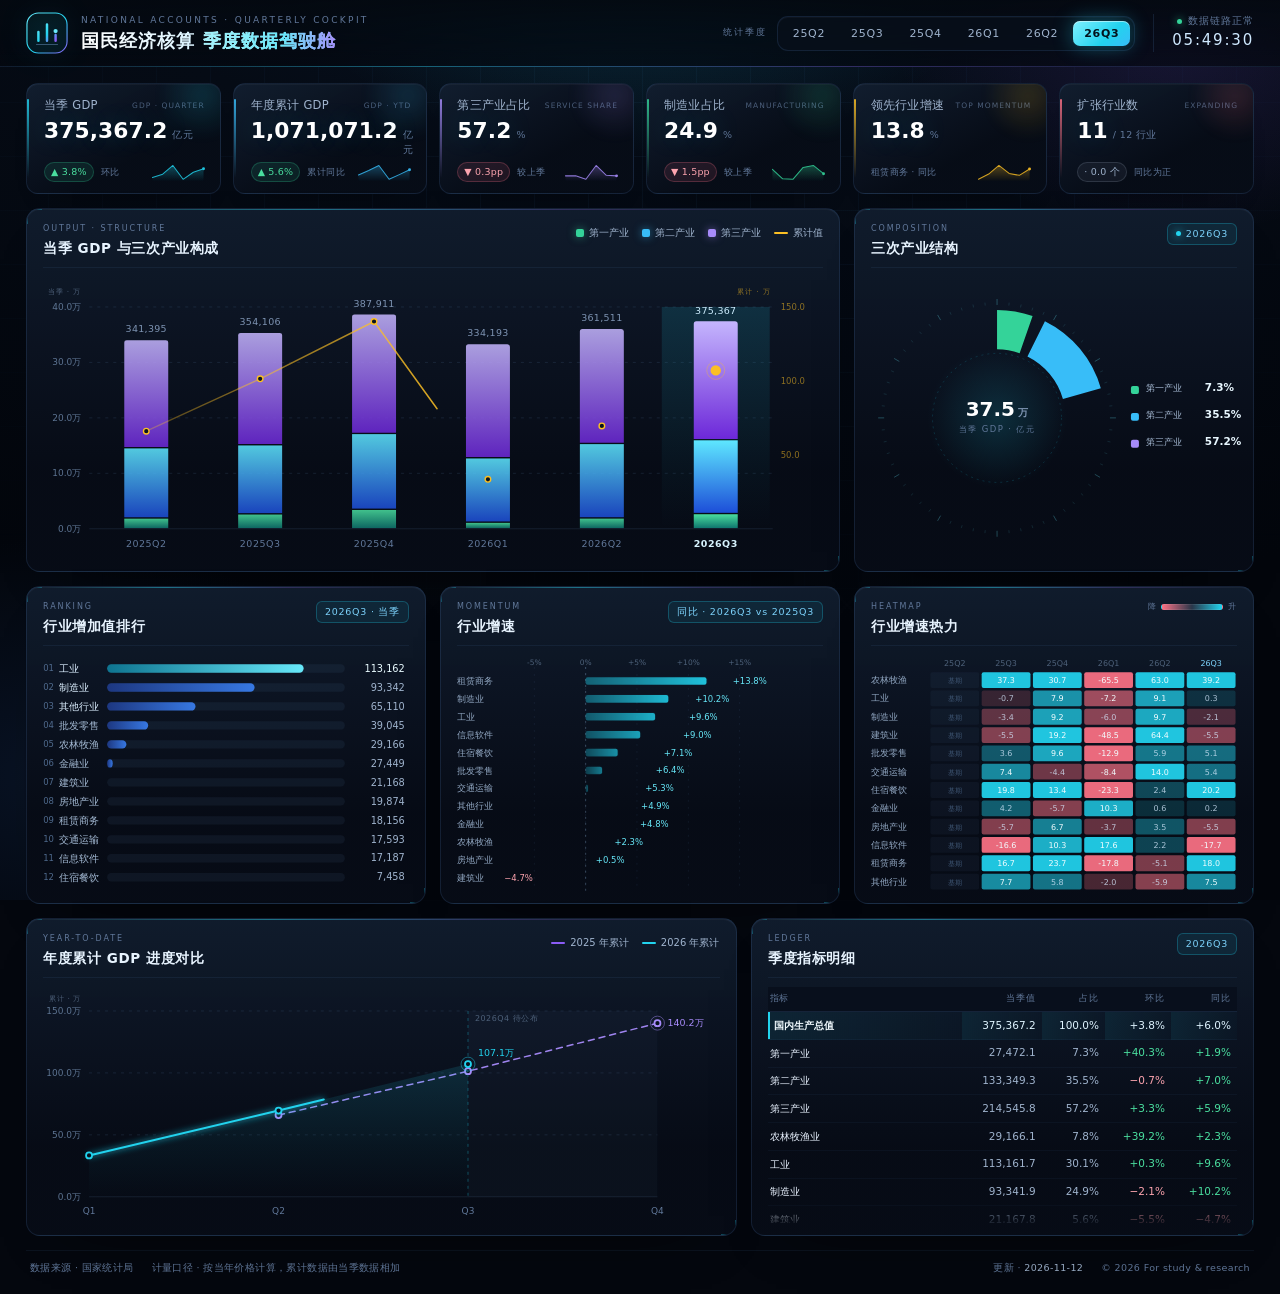
<file: docs/index.html>
<!DOCTYPE html>
<html lang="zh-CN">
<head>
<meta charset="utf-8">
<meta name="viewport" content="width=device-width, initial-scale=1.0">
<meta http-equiv="refresh" content="0; url=./national-accounts-dashboard/">
<title>国民经济核算 · 季度数据驾驶舱</title>
</head>
<body>
<p>正在进入驾驶舱：<a href="./national-accounts-dashboard/">国民经济核算 · 季度数据驾驶舱</a></p>
</body>
</html>
</file>
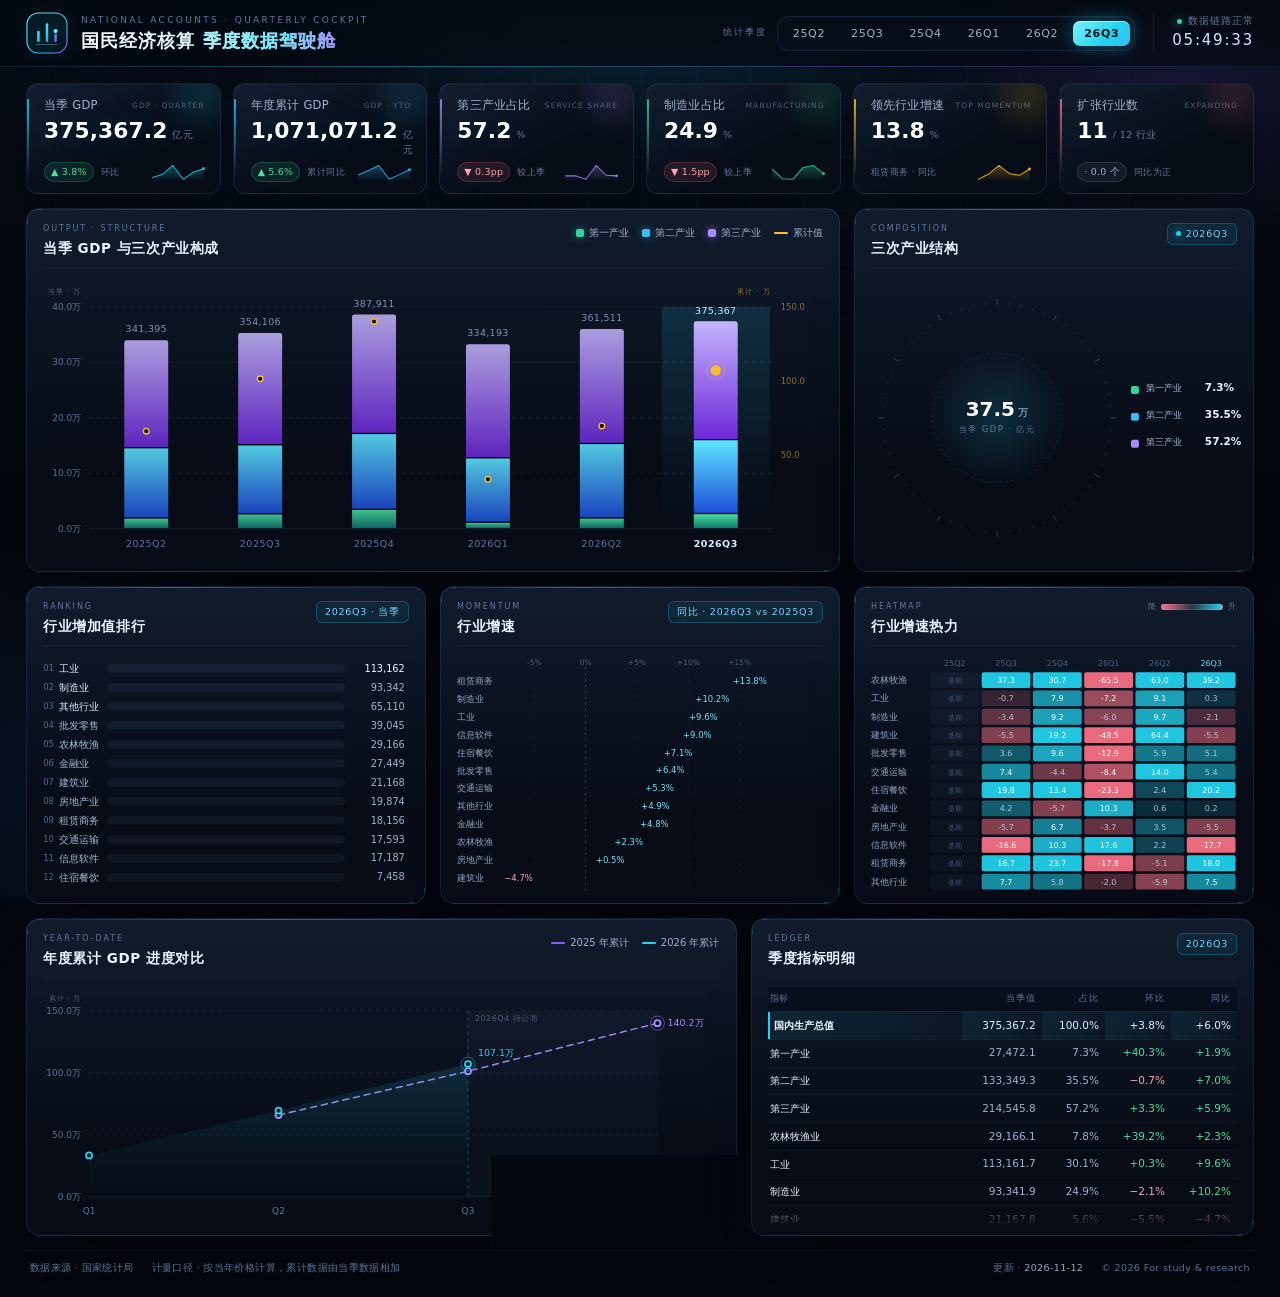
<file: national-accounts-dashboard/index.html>
<!DOCTYPE html>
<html lang="zh-CN">
<head>
  <meta charset="UTF-8" />
  <meta name="viewport" content="width=device-width, initial-scale=1.0" />
  <title>国民经济核算 · 季度数据驾驶舱</title>
  <meta name="description" content="基于国家统计局季度数据的中国国民经济核算可视化驾驶舱：GDP 总量、三次产业结构、行业增加值、增速对比与季度热力。" />
  <meta name="theme-color" content="#04070e" />
  <meta property="og:title" content="国民经济核算 · 季度数据驾驶舱" />
  <meta property="og:description" content="GDP / 三次产业 / 行业增加值 —— 国家统计局季度数据可视化驾驶舱" />
  <meta property="og:type" content="website" />
  <link rel="icon" href="data:image/svg+xml,%3Csvg xmlns='http://www.w3.org/2000/svg' viewBox='0 0 32 32'%3E%3Crect width='32' height='32' rx='7' fill='%23050a14'/%3E%3Cpath d='M8 22V14M16 22V9M24 22V17' stroke='%2322d3ee' stroke-width='3' stroke-linecap='round'/%3E%3C/svg%3E" />
  <link rel="stylesheet" href="assets/css/style.css" />
</head>
<body>
  <div class="bg-layer" aria-hidden="true">
    <div class="bg-grid"></div>
    <div class="bg-glow"></div>
    <div class="bg-scan"></div>
  </div>

  <header class="topbar">
    <div class="brand">
      <div class="brand__mark" aria-hidden="true">
        <svg viewBox="0 0 44 44" role="presentation">
          <defs>
            <linearGradient id="brandGrad" x1="0" y1="0" x2="1" y2="1">
              <stop offset="0" stop-color="#67e8f9" />
              <stop offset="0.55" stop-color="#22d3ee" />
              <stop offset="1" stop-color="#8b5cf6" />
            </linearGradient>
          </defs>
          <rect x="1" y="1" width="42" height="42" rx="12" fill="rgba(34,211,238,.06)" stroke="url(#brandGrad)" stroke-width="1.2" />
          <path d="M13 30V21M22 30V13M31 30V24" stroke="url(#brandGrad)" stroke-width="2.6" stroke-linecap="round" />
          <path d="M11 34h22" stroke="rgba(148,197,255,.35)" stroke-width="1.2" stroke-linecap="round" />
          <circle cx="31" cy="20" r="2.2" fill="#67e8f9" />
        </svg>
      </div>
      <div class="brand__text">
        <p class="brand__eyebrow">National Accounts · Quarterly Cockpit</p>
        <h1>国民经济核算 <span>季度数据驾驶舱</span></h1>
      </div>
    </div>

    <div class="topbar__right">
      <div class="qbar">
        <span class="qbar__label">统计季度</span>
        <div class="quarters" id="quarters" role="group" aria-label="选择统计季度"></div>
      </div>
      <div class="status">
        <div class="status__line"><i class="dot"></i><span>数据链路正常</span></div>
        <div class="status__clock" id="clock">--:--:--</div>
      </div>
    </div>
  </header>

  <main class="deck">
    <section class="kpis" id="kpis" aria-label="关键指标"></section>

    <section class="grid" aria-label="分析图表">
      <article class="panel panel--main" data-span="8">
        <header class="panel__head">
          <div>
            <p class="panel__eyebrow">Output · Structure</p>
            <h2 class="panel__title">当季 GDP 与三次产业构成</h2>
          </div>
          <div class="legend legend--inline" id="legend-main"></div>
        </header>
        <div class="panel__body">
          <div class="chart" id="chart-main"></div>
        </div>
      </article>

      <article class="panel panel--donut" data-span="4">
        <header class="panel__head">
          <div>
            <p class="panel__eyebrow">Composition</p>
            <h2 class="panel__title">三次产业结构</h2>
          </div>
          <span class="tag tag--live" id="tag-donut">—</span>
        </header>
        <div class="panel__body">
          <div class="chart chart--donut" id="chart-donut"></div>
        </div>
      </article>

      <article class="panel" data-span="4">
        <header class="panel__head">
          <div>
            <p class="panel__eyebrow">Ranking</p>
            <h2 class="panel__title">行业增加值排行</h2>
          </div>
          <span class="tag" id="tag-rank">—</span>
        </header>
        <div class="panel__body">
          <div class="chart" id="chart-rank"></div>
        </div>
      </article>

      <article class="panel" data-span="4">
        <header class="panel__head">
          <div>
            <p class="panel__eyebrow">Momentum</p>
            <h2 class="panel__title">行业增速</h2>
          </div>
          <span class="tag" id="tag-growth">—</span>
        </header>
        <div class="panel__body">
          <div class="chart" id="chart-growth"></div>
        </div>
      </article>

      <article class="panel" data-span="4">
        <header class="panel__head">
          <div>
            <p class="panel__eyebrow">Heatmap</p>
            <h2 class="panel__title">行业增速热力</h2>
          </div>
          <span class="heat-legend" id="legend-heat" aria-hidden="true">
            <span>降</span><i class="heat-ramp"></i><span>升</span>
          </span>
        </header>
        <div class="panel__body">
          <div class="chart" id="chart-heat"></div>
        </div>
      </article>

      <article class="panel" data-span="7">
        <header class="panel__head">
          <div>
            <p class="panel__eyebrow">Year-to-date</p>
            <h2 class="panel__title">年度累计 GDP 进度对比</h2>
          </div>
          <div class="legend legend--inline" id="legend-cum"></div>
        </header>
        <div class="panel__body">
          <div class="chart" id="chart-cum"></div>
        </div>
      </article>

      <article class="panel" data-span="5">
        <header class="panel__head">
          <div>
            <p class="panel__eyebrow">Ledger</p>
            <h2 class="panel__title">季度指标明细</h2>
          </div>
          <span class="tag" id="tag-table">—</span>
        </header>
        <div class="panel__body">
          <div class="table-wrap" id="table-wrap"></div>
        </div>
      </article>
    </section>

    <footer class="foot">
      <div class="foot__left">
        <span>数据来源 · 国家统计局</span>
        <span>计量口径 · 按当年价格计算，累计数据由当季数据相加</span>
      </div>
      <div class="foot__right">
        <span>更新 · <b id="foot-updated">—</b></span>
        <span>© 2026 For study &amp; research</span>
      </div>
    </footer>
  </main>

  <div class="tooltip" id="tooltip" role="tooltip" aria-hidden="true"></div>

  <noscript><p class="noscript">本驾驶舱需要启用 JavaScript 才能渲染图表。</p></noscript>

  <script src="assets/js/data.js"></script>
  <script src="assets/js/charts.js"></script>
  <script src="assets/js/app.js"></script>
</body>
</html>
</file>
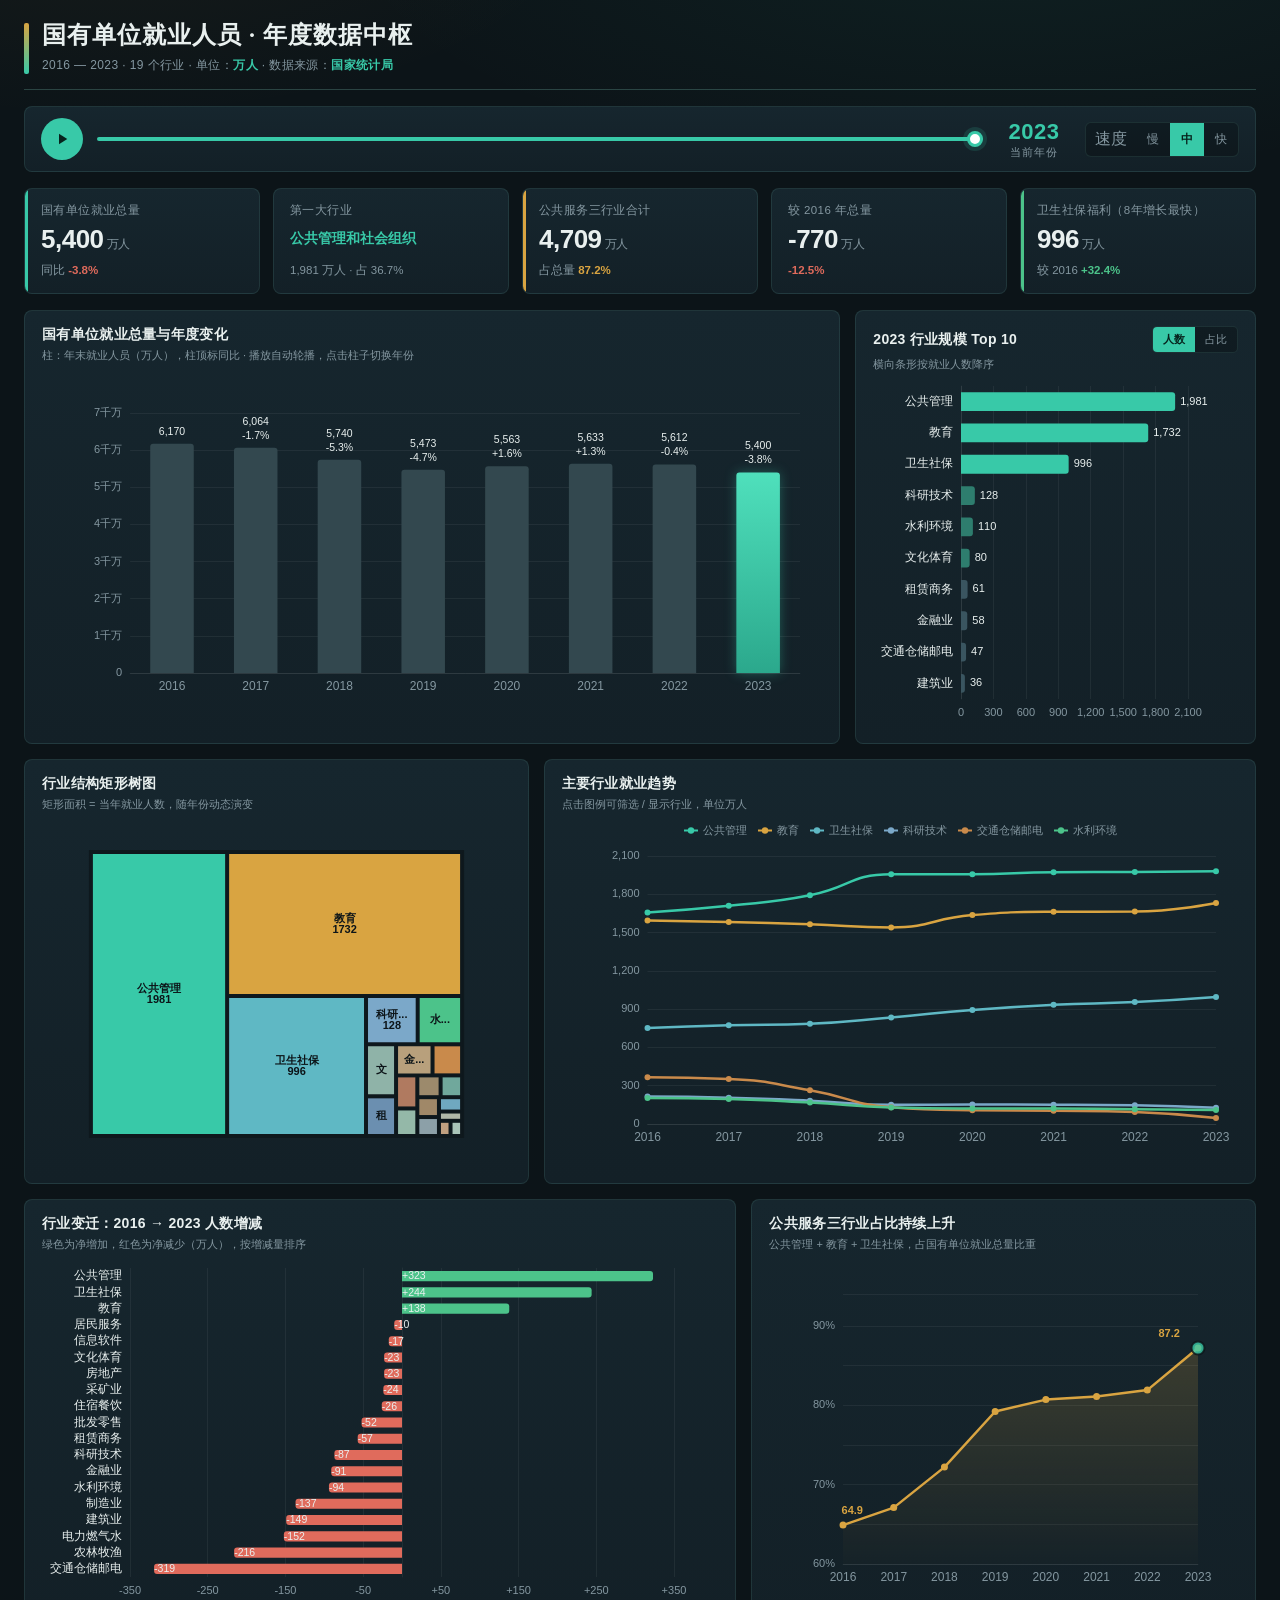
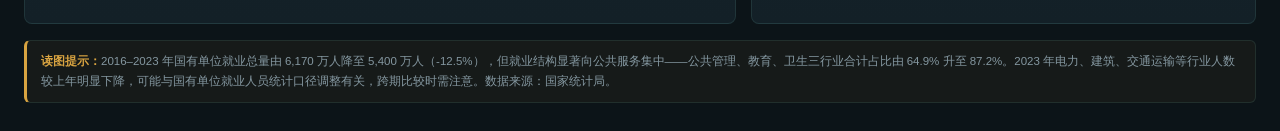
<file: state-employment-dashboard/国有单位就业驾驶舱.html>
<!DOCTYPE html>
<html lang="zh-CN">
<head>
<meta charset="UTF-8">
<meta name="viewport" content="width=device-width, initial-scale=1">
<title>国有单位就业人员 · 年度数据中枢（2016–2023）</title>
<link rel="icon" href="data:image/svg+xml,%3Csvg xmlns='http://www.w3.org/2000/svg' viewBox='0 0 24 24'%3E%3Crect width='24' height='24' rx='4' fill='%230E1A1E'/%3E%3Crect x='5' y='12' width='3' height='7' fill='%2338C9A8'/%3E%3Crect x='10.5' y='8' width='3' height='11' fill='%2338C9A8'/%3E%3Crect x='16' y='5' width='3' height='14' fill='%23D9A441'/%3E%3C/svg%3E">
<style>
  :root{
    --bg:#0C1418;
    --bg2:#0E181D;
    --panel:#132027;
    --panel2:#16262E;
    --border:rgba(120,190,175,0.13);
    --border-strong:rgba(120,190,175,0.28);
    --teal:#38C9A8;
    --teal-soft:rgba(56,201,168,0.14);
    --gold:#D9A441;
    --up:#4CC38A;
    --down:#E06B5C;
    --ink:#E9F0EF;
    --ink2:#8497A0;
    --grid:rgba(255,255,255,0.06);
  }
  *{box-sizing:border-box;margin:0;padding:0;}
  html,body{background:var(--bg);color:var(--ink);}
  body{
    font-family:"Microsoft YaHei","PingFang SC","Hiragino Sans GB",sans-serif;
    -webkit-font-smoothing:antialiased;
    padding:20px 24px 28px;
    background:
      radial-gradient(1100px 420px at 78% -8%, rgba(56,201,168,0.07), transparent 60%),
      radial-gradient(900px 380px at 8% -10%, rgba(217,164,65,0.05), transparent 55%),
      var(--bg);
    background-attachment:fixed;
  }
  .wrap{max-width:1480px;margin:0 auto;}

  /* ===== 顶部 ===== */
  .top{display:flex;align-items:center;justify-content:space-between;gap:18px;flex-wrap:wrap;
       padding-bottom:15px;border-bottom:1px solid var(--border-strong);}
  .title-block{display:flex;gap:13px;align-items:flex-start;}
  .title-mark{width:5px;align-self:stretch;border-radius:2px;flex:none;margin-top:3px;
       background:linear-gradient(180deg,var(--gold),var(--teal));}
  h1{font-family:Georgia,"Songti SC","STSong","SimSun",serif;font-size:24px;font-weight:700;
     letter-spacing:1px;line-height:1.25;}
  .sub{margin-top:7px;font-size:12px;color:var(--ink2);letter-spacing:.4px;}
  .sub b{color:var(--teal);font-weight:600;}

  /* ===== 播放控制条 ===== */
  .console{display:flex;align-items:center;gap:14px;flex-wrap:wrap;
       background:linear-gradient(180deg,var(--panel2),var(--panel));
       border:1px solid var(--border);border-radius:8px;padding:11px 16px;margin:16px 0;}
  .play-btn{width:42px;height:42px;border-radius:50%;border:none;cursor:pointer;flex:none;
       background:var(--teal);color:#06231D;display:flex;align-items:center;justify-content:center;
       transition:transform .15s,box-shadow .15s;}
  .play-btn:hover{transform:scale(1.06);box-shadow:0 0 0 4px rgba(56,201,168,0.15);}
  .play-btn svg{width:18px;height:18px;}
  .slider-wrap{flex:1;min-width:220px;display:flex;align-items:center;gap:12px;}
  input[type=range]{-webkit-appearance:none;appearance:none;flex:1;height:4px;border-radius:3px;outline:none;
       background:linear-gradient(90deg,var(--teal) var(--fill,100%),rgba(255,255,255,0.1) var(--fill,100%));}
  input[type=range]::-webkit-slider-thumb{-webkit-appearance:none;width:16px;height:16px;border-radius:50%;
       background:#fff;border:3px solid var(--teal);cursor:pointer;box-shadow:0 0 0 4px rgba(56,201,168,0.15);}
  input[type=range]::-moz-range-thumb{width:16px;height:16px;border-radius:50%;background:#fff;
       border:3px solid var(--teal);cursor:pointer;}
  .year-readout{font-size:22px;font-weight:700;min-width:74px;text-align:center;
       font-variant-numeric:tabular-nums;color:var(--teal);letter-spacing:.5px;}
  .year-readout small{font-size:11px;color:var(--ink2);font-weight:400;display:block;letter-spacing:1px;}
  .seg{display:flex;background:rgba(0,0,0,0.25);border:1px solid var(--border);border-radius:6px;overflow:hidden;}
  .seg button{border:none;background:transparent;color:var(--ink2);font-size:11.5px;padding:6px 11px;
       cursor:pointer;font-family:inherit;transition:all .15s;}
  .seg button.on{background:var(--teal);color:#06231D;font-weight:600;}
  .seg .lbl{padding:6px 9px;color:var(--ink2);cursor:default;}

  /* ===== KPI ===== */
  .kpis{display:grid;grid-template-columns:1fr;gap:13px;margin-bottom:16px;}
  .kpi{background:linear-gradient(180deg,var(--panel2),var(--panel));border:1px solid var(--border);
       border-radius:8px;padding:14px 16px;position:relative;overflow:hidden;min-height:106px;
       display:flex;flex-direction:column;justify-content:space-between;
       transition:border-color .25s,transform .25s;}
  .kpi:hover{border-color:var(--border-strong);transform:translateY(-2px);}
  .kpi::before{content:"";position:absolute;left:0;top:0;bottom:0;width:3px;}
  .kpi.k1::before{background:var(--teal);}
  .kpi.k3::before{background:var(--gold);}
  .kpi.k5::before{background:var(--up);}
  .kpi .k-label{font-size:11.5px;color:var(--ink2);letter-spacing:.4px;}
  .kpi .k-val{font-size:26px;font-weight:700;line-height:1.15;margin-top:6px;
       font-variant-numeric:tabular-nums;letter-spacing:-.5px;}
  .kpi .k-val small{font-size:12px;font-weight:400;color:var(--ink2);margin-left:3px;}
  .kpi .k-note{font-size:11.5px;color:var(--ink2);margin-top:6px;line-height:1.5;}
  .kpi .k-note .up{color:var(--up);font-weight:600;}
  .kpi .k-note .down{color:var(--down);font-weight:600;}
  .kpi .k-name{font-size:13.5px;font-weight:600;color:var(--teal);margin-top:5px;line-height:1.4;}

  /* ===== 图表网格 ===== */
  .grid{display:grid;grid-template-columns:1fr;gap:15px;}
  .panel{background:linear-gradient(180deg,var(--panel2),var(--panel));border:1px solid var(--border);
       border-radius:8px;padding:15px 17px 9px;transition:border-color .25s;}
  .panel:hover{border-color:var(--border-strong);}
  .panel-head{display:flex;align-items:center;justify-content:space-between;gap:10px;}
  .panel h3{font-size:14px;font-weight:700;letter-spacing:.3px;}
  .p-sub{font-size:11px;color:var(--ink2);margin-top:4px;margin-bottom:2px;}
  .chart{width:100%;height:320px;}
  .chart.h360{height:360px;}
  .mini-seg{display:flex;background:rgba(0,0,0,0.25);border:1px solid var(--border);border-radius:5px;overflow:hidden;flex:none;}
  .mini-seg button{border:none;background:transparent;color:var(--ink2);font-size:11px;padding:5px 10px;
       cursor:pointer;font-family:inherit;}
  .mini-seg button.on{background:var(--teal);color:#06231D;font-weight:600;}

  .footnote{margin-top:16px;font-size:11.5px;color:var(--ink2);lineHeight:1.7;line-height:1.7;
       border:1px solid var(--border);border-left:3px solid var(--gold);
       border-radius:6px;padding:11px 14px;background:rgba(217,164,65,0.05);}
  .footnote b{color:var(--gold);}

  @media (min-width:640px){ .kpis{grid-template-columns:repeat(3,1fr);} }
  @media (min-width:1100px){
    .kpis{grid-template-columns:repeat(5,1fr);}
    .grid{grid-template-columns:repeat(12,1fr);}
    .g-total{grid-column:span 8;} .g-rank{grid-column:span 4;}
    .g-tree{grid-column:span 5;} .g-trend{grid-column:span 7;}
    .g-change{grid-column:span 7;} .g-share{grid-column:span 5;}
  }
</style>
</head>
<body>
<div class="wrap">

  <div class="top">
    <div class="title-block">
      <div class="title-mark"></div>
      <div>
        <h1>国有单位就业人员 · 年度数据中枢</h1>
        <div class="sub">2016 — 2023 · 19 个行业 · 单位：<b>万人</b> · 数据来源：<b>国家统计局</b></div>
      </div>
    </div>
  </div>

  <!-- 播放控制 -->
  <div class="console">
    <button class="play-btn" id="playBtn" title="播放/暂停"></button>
    <div class="slider-wrap">
      <input type="range" id="slider" min="0" max="7" step="1" value="7">
    </div>
    <div class="year-readout"><span id="yearText">2023</span><small>当前年份</small></div>
    <div class="seg" id="speedSeg">
      <span class="lbl">速度</span>
      <button data-sp="1800">慢</button>
      <button data-sp="1100" class="on">中</button>
      <button data-sp="650">快</button>
    </div>
  </div>

  <div class="kpis" id="kpis"></div>

  <div class="grid">
    <div class="panel g-total">
      <div class="panel-head"><h3>国有单位就业总量与年度变化</h3></div>
      <div class="p-sub">柱：年末就业人员（万人），柱顶标同比 · 播放自动轮播，点击柱子切换年份</div>
      <div class="chart h360" id="cTotal"></div>
    </div>
    <div class="panel g-rank">
      <div class="panel-head">
        <h3 id="rankTitle">行业规模 Top 10</h3>
        <div class="mini-seg" id="rankSeg">
          <button data-m="count" class="on">人数</button>
          <button data-m="share">占比</button>
        </div>
      </div>
      <div class="p-sub" id="rankSub">横向条形按就业人数降序</div>
      <div class="chart h360" id="cRank"></div>
    </div>
    <div class="panel g-tree">
      <div class="panel-head"><h3>行业结构矩形树图</h3></div>
      <div class="p-sub">矩形面积 = 当年就业人数，随年份动态演变</div>
      <div class="chart h360" id="cTree"></div>
    </div>
    <div class="panel g-trend">
      <div class="panel-head"><h3>主要行业就业趋势</h3></div>
      <div class="p-sub">点击图例可筛选 / 显示行业，单位万人</div>
      <div class="chart h360" id="cTrend"></div>
    </div>
    <div class="panel g-change">
      <div class="panel-head"><h3>行业变迁：2016 → 2023 人数增减</h3></div>
      <div class="p-sub">绿色为净增加，红色为净减少（万人），按增减量排序</div>
      <div class="chart h360" id="cChange"></div>
    </div>
    <div class="panel g-share">
      <div class="panel-head"><h3>公共服务三行业占比持续上升</h3></div>
      <div class="p-sub">公共管理 + 教育 + 卫生社保，占国有单位就业总量比重</div>
      <div class="chart h360" id="cShare"></div>
    </div>
  </div>

  <div class="footnote">
    <b>读图提示：</b>2016–2023 年国有单位就业总量由 6,170 万人降至 5,400 万人（-12.5%），但就业结构显著向公共服务集中——公共管理、教育、卫生三行业合计占比由 64.9% 升至 87.2%。2023 年电力、建筑、交通运输等行业人数较上年明显下降，可能与国有单位就业人员统计口径调整有关，跨期比较时需注意。数据来源：国家统计局。
  </div>

</div>

<script src="assets/echarts.min.js"></script>
<script>
/* ============ 数据 ============ */
var YEARS=[2016,2017,2018,2019,2020,2021,2022,2023];
var TOTAL=[6170,6064,5740,5473,5563,5633,5612,5400];
var IND={
 "农林牧渔":[242,236,173,100,58,55,49,26],
 "采矿业":[45,34,17,15,18,17,15,21],
 "制造业":[159,124,73,39,46,52,52,22],
 "电力燃气水":[176,160,134,114,102,99,95,24],
 "建筑业":[185,154,113,80,89,89,87,36],
 "交通仓储邮电":[366,353,264,132,108,104,94,47],
 "信息软件":[34,27,25,20,26,28,27,17],
 "批发零售":[82,72,61,43,48,48,46,30],
 "住宿餐饮":[35,32,26,21,21,19,16,9],
 "金融业":[149,143,126,89,69,66,61,58],
 "房地产":[32,26,20,16,22,21,25,9],
 "租赁商务":[118,117,104,99,96,95,92,61],
 "科研技术":[215,206,183,150,152,151,146,128],
 "水利环境":[204,196,168,130,122,121,116,110],
 "居民服务":[21,18,19,12,12,13,13,11],
 "教育":[1594,1582,1565,1540,1637,1663,1665,1732],
 "卫生社保":[752,774,786,835,894,934,956,996],
 "文化体育":[103,99,92,82,85,86,83,80],
 "公共管理":[1658,1710,1792,1957,1957,1973,1975,1981]
};
var FULL={
 "农林牧渔":"农林牧渔业","采矿业":"采矿业","制造业":"制造业",
 "电力燃气水":"电力、燃气及水的生产和供应业","建筑业":"建筑业",
 "交通仓储邮电":"交通运输、仓储及邮电通信业","信息软件":"信息传输、计算机服务和软件业",
 "批发零售":"批发和零售业","住宿餐饮":"住宿和餐饮业","金融业":"金融业","房地产":"房地产业",
 "租赁商务":"租赁和商务服务业","科研技术":"科学研究、技术服务和地质勘查业",
 "水利环境":"水利、环境和公共设施管理业","居民服务":"居民服务和其他服务业","教育":"教育业",
 "卫生社保":"卫生、社会保障和社会福利业","文化体育":"文化、体育和娱乐业",
 "公共管理":"公共管理和社会组织"};
var C={teal:'#38C9A8',gold:'#D9A441',up:'#4CC38A',down:'#E06B5C',
  grid:'rgba(255,255,255,0.06)',ink:'#E9F0EF',ink2:'#8497A0',
  soft:'#3A5560',mid:'#2E7D6E'};
var PALETTE=['#38C9A8','#5FB8C4','#7BA8C9','#D9A441','#C98A4B','#4CC38A',
  '#8FB3A8','#6B8FB0','#B8C7B8','#A98A5C'];

function fmt(n){return Math.round(n).toLocaleString('zh-CN');}
function pct(a,b){return (a-b)/b*100;}
var state={idx:7, rankMode:'count'};

/* ============ 数字滚动 ============ */
function animateNumber(el,from,to,dur,fn){
  var start=null;
  function step(ts){
    if(start===null)start=ts;
    var t=Math.min(1,(ts-start)/dur);
    var e=1-Math.pow(1-t,3);
    el.textContent=fn(from+(to-from)*e);
    if(t<1)requestAnimationFrame(step);
  }
  requestAnimationFrame(step);
}
var prev={total:null,pub:null,d16:null,hea:null};

/* ============ KPI ============ */
function kpiHTML(i){
  var t=TOTAL[i],gov=IND["公共管理"][i];
  var pub=IND["公共管理"][i]+IND["教育"][i]+IND["卫生社保"][i];
  var d16=t-TOTAL[0],hea=IND["卫生社保"][i];
  var yoy=i>0?pct(t,TOTAL[i-1]):null;
  var hea16=pct(hea,IND["卫生社保"][0]);
  var yoyLine=yoy===null?'基准年份，无同比数据'
    :(yoy>=0?'同比 <span class="up">+'+yoy.toFixed(1)+'%</span>'
           :'同比 <span class="down">'+yoy.toFixed(1)+'%</span>');
  return ''+
  '<div class="kpi k1"><div class="k-label">国有单位就业总量</div>'+
    '<div class="k-val"><span id="kTotal">'+fmt(t)+'</span><small>万人</small></div>'+
    '<div class="k-note">'+yoyLine+'</div></div>'+
  '<div class="kpi k2"><div class="k-label">第一大行业</div>'+
    '<div class="k-name">'+FULL["公共管理"]+'</div>'+
    '<div class="k-note">'+fmt(gov)+' 万人 · 占 '+(gov/t*100).toFixed(1)+'%</div></div>'+
  '<div class="kpi k3"><div class="k-label">公共服务三行业合计</div>'+
    '<div class="k-val"><span id="kPub">'+fmt(pub)+'</span><small>万人</small></div>'+
    '<div class="k-note">占总量 <b style="color:var(--gold)">'+(pub/t*100).toFixed(1)+'%</b></div></div>'+
  '<div class="kpi k4"><div class="k-label">较 2016 年总量</div>'+
    '<div class="k-val"><span id="kD16">'+(d16>=0?'+':'')+fmt(d16)+'</span><small>万人</small></div>'+
    '<div class="k-note">'+(pct(t,TOTAL[0])>=0?'<span class="up">+':'<span class="down">')+pct(t,TOTAL[0]).toFixed(1)+'%</span></div></div>'+
  '<div class="kpi k5"><div class="k-label">卫生社保福利（8年增长最快）</div>'+
    '<div class="k-val"><span id="kHea">'+fmt(hea)+'</span><small>万人</small></div>'+
    '<div class="k-note">较 2016 <span class="up">+'+hea16.toFixed(1)+'%</span></div></div>';
}
function animateKPI(i){
  var t=TOTAL[i];
  var pub=IND["公共管理"][i]+IND["教育"][i]+IND["卫生社保"][i];
  var d16=t-TOTAL[0],hea=IND["卫生社保"][i];
  var D=480;
  if(prev.total===null){prev.total=t;prev.pub=pub;prev.d16=d16;prev.hea=hea;return;}
  animateNumber(document.getElementById('kTotal'),prev.total,t,D,fmt);
  animateNumber(document.getElementById('kPub'),prev.pub,pub,D,fmt);
  var dEl=document.getElementById('kD16');
  animateNumber(prev.d16===null?{textContent:0}:dEl,prev.d16,d16,D,function(v){return (v>=0?'+':'')+fmt(v);});
  animateNumber(document.getElementById('kHea'),prev.hea,hea,D,fmt);
  prev.total=t;prev.pub=pub;prev.d16=d16;prev.hea=hea;
}

/* ============ 播放控制 ============ */
var playBtn=document.getElementById('playBtn');
var slider=document.getElementById('slider');
var yearText=document.getElementById('yearText');
var playing=false,timer=null,speed=1100;
var ICON_PLAY='<svg viewBox="0 0 24 24" fill="currentColor"><path d="M8 5v14l11-7z"/></svg>';
var ICON_PAUSE='<svg viewBox="0 0 24 24" fill="currentColor"><path d="M6 5h4v14H6zM14 5h4v14h-4z"/></svg>';
playBtn.innerHTML=ICON_PLAY;
function setPlayIcon(){playBtn.innerHTML=playing?ICON_PAUSE:ICON_PLAY;}
function togglePlay(){
  playing=!playing;setPlayIcon();
  if(playing){timer=setInterval(tick,speed);}else{clearInterval(timer);}
}
function tick(){var n=state.idx+1;if(n>7)n=0;selectYear(n);}
playBtn.onclick=togglePlay;
slider.oninput=function(){selectYear(+this.value);};
document.getElementById('speedSeg').addEventListener('click',function(e){
  var b=e.target;if(b.tagName!=='BUTTON')return;
  speed=+b.getAttribute('data-sp');
  var bs=this.querySelectorAll('button');
  for(var k=0;k<bs.length;k++)bs[k].classList.remove('on');
  b.classList.add('on');
  if(playing){clearInterval(timer);timer=setInterval(tick,speed);}
});

/* ============ 图表实例 ============ */
var cTotal=echarts.init(document.getElementById('cTotal'));
var cRank=echarts.init(document.getElementById('cRank'));
var cTree=echarts.init(document.getElementById('cTree'));
var cTrend=echarts.init(document.getElementById('cTrend'));
var cChange=echarts.init(document.getElementById('cChange'));
var cShare=echarts.init(document.getElementById('cShare'));

var TT={
  axis:{backgroundColor:'rgba(15,26,32,0.94)',borderColor:'rgba(120,190,175,0.3)',
    borderWidth:1,textStyle:{color:C.ink,fontSize:11},padding:[8,10]},
  item:{backgroundColor:'rgba(15,26,32,0.94)',borderColor:'rgba(120,190,175,0.3)',
    borderWidth:1,textStyle:{color:C.ink,fontSize:11},padding:[8,10]}
};

/* ===== 总量 ===== */
function totalOption(i){
  return {
    animationDuration:700,animationEasing:'cubicOut',
    grid:{left:52,right:22,top:48,bottom:32,containLabel:true},
    tooltip:{trigger:'axis',triggerOn:'mousemove|click',confine:true,axisPointer:{type:'shadow'},
      backgroundColor:TT.axis.backgroundColor,borderColor:TT.axis.borderColor,
      textStyle:TT.axis.textStyle,padding:TT.axis.padding,
      formatter:function(p){
        var k=p[0].dataIndex,t=TOTAL[k],s=YEARS[k]+'年\n就业总量：'+fmt(t)+' 万人';
        if(k>0){var g=pct(t,TOTAL[k-1]);s+='\n同比：'+(g>=0?'+':'')+g.toFixed(1)+'%';}
        return s;}},
    xAxis:{type:'category',data:YEARS,axisLine:{lineStyle:{color:C.grid}},axisTick:{show:false},
      axisLabel:{color:C.ink2,fontSize:12}},
    yAxis:{type:'value',min:0,max:7000,interval:1000,
      axisLabel:{color:C.ink2,fontSize:11,formatter:function(v){return v===0?'0':v/1000+'千万';}},
      splitLine:{lineStyle:{color:C.grid}},axisLine:{show:false},axisTick:{show:false}},
    series:[{type:'bar',barWidth:'52%',
      data:TOTAL.map(function(v,k){
        var on=k===i;
        return {value:v,itemStyle:{
          color:on?new echarts.graphic.LinearGradient(0,0,0,1,[
            {offset:0,color:'#4FE0BC'},{offset:1,color:'#2BA88C'}]):'#33484F',
          borderRadius:[3,3,0,0],
          shadowColor:on?'rgba(56,201,168,0.35)':'transparent',shadowBlur:on?12:0}};
      }),
      label:{show:true,position:'top',fontSize:10.5,color:C.ink,lineHeight:14,
        formatter:function(p){
          var t=p.value;if(p.dataIndex===0)return fmt(t);
          var g=pct(t,TOTAL[p.dataIndex-1]);
          return fmt(t)+'\n'+(g>=0?'+':'')+g.toFixed(1)+'%';}}}]
  };
}

/* ===== 排行 ===== */
function rankOption(i,mode){
  var rows=Object.keys(IND).map(function(k){return[k,IND[k][i]];});
  rows.sort(function(a,b){return a[1]-b[1];});
  var top=rows.slice(-10),names=top.map(function(r){return r[0];});
  var vals=top.map(function(r){
    if(mode==='share')return +(r[1]/TOTAL[i]*100).toFixed(1);
    return r[1];
  });
  return {
    animationDuration:600,animationEasing:'cubicOut',
    grid:{left:8,right:mode==='share'?46:50,top:12,bottom:16,containLabel:true},
    tooltip:{trigger:'axis',triggerOn:'mousemove|click',confine:true,axisPointer:{type:'shadow'},
      backgroundColor:TT.axis.backgroundColor,borderColor:TT.axis.borderColor,
      textStyle:TT.axis.textStyle,padding:TT.axis.padding,
      formatter:function(p){
        var k=names[p[0].dataIndex],raw=IND[k][i];
        return FULL[k]+'\n'+YEARS[i]+'年：'+fmt(raw)+' 万人\n占总量 '+(raw/TOTAL[i]*100).toFixed(1)+'%';}},
    xAxis:{type:'value',splitLine:{lineStyle:{color:C.grid}},axisLabel:{color:C.ink2,fontSize:11,
        formatter:mode==='share'?'{value}%':'{value}'},
      axisLine:{show:false},axisTick:{show:false}},
    yAxis:{type:'category',data:names,axisLine:{lineStyle:{color:C.grid}},axisTick:{show:false},
      axisLabel:{color:C.ink,fontSize:11.5,formatter:function(v){return v.length>6?v.slice(0,6)+'…':v;}}},
    series:[{type:'bar',barWidth:'60%',
      data:vals.map(function(v,k){
        var col=k>=vals.length-3?C.teal:(k>=vals.length-6?C.mid:'#3A5560');
        return {value:v,itemStyle:{color:col,borderRadius:[0,3,3,0]}};}),
      label:{show:true,position:'right',fontSize:11,color:C.ink,
        formatter:function(p){return mode==='share'?p.value+'%':fmt(p.value);}}}]
  };
}

/* ===== 行业固定色（各图一致） ===== */
var ICOLOR={
 "公共管理":'#38C9A8',"教育":'#D9A441',"卫生社保":'#5FB8C4',
 "科研技术":'#7BA8C9',"水利环境":'#4CC38A',"交通仓储邮电":'#C98A4B',
 "文化体育":'#8FB3A8',"租赁商务":'#6B8FB0',"金融业":'#B8A07C',
 "批发零售":'#94B8A8',"住宿餐饮":'#A9C4B8',"房地产":'#C0A080',
 "建筑业":'#B07A60',"电力燃气水":'#70A89C',"制造业":'#A08868',
 "采矿业":'#8CA0A8',"农林牧渔":'#9C8A6C',"信息软件":'#6FA8C0',"居民服务":'#B0B8A8'
};

/* ===== 矩形树图 ===== */
function treeOption(i){
  var rows=Object.keys(IND).map(function(k){return {name:k,value:IND[k][i],
    itemStyle:{color:ICOLOR[k],borderColor:'#0E181D'}};});
  rows.sort(function(a,b){return b.value-a.value;});
  return {
    animationDuration:750,animationEasing:'cubicOut',
    tooltip:{trigger:'item',triggerOn:'mousemove|click',confine:true,
      backgroundColor:TT.item.backgroundColor,borderColor:TT.item.borderColor,
      textStyle:TT.item.textStyle,padding:TT.item.padding,
      formatter:function(p){
        return FULL[p.name]+'\n'+YEARS[i]+'年：'+fmt(p.value)+' 万人\n占总量 '+(p.value/TOTAL[i]*100).toFixed(1)+'%';}},
    series:[{
      type:'treemap',data:rows,roam:false,nodeClick:false,
      breadcrumb:{show:false},
      squareRatio:0.72,
      label:{show:true,color:'#0C1418',fontSize:11,fontWeight:600,
        formatter:function(p){
          if(p.value>=120)return p.name+'\n'+p.value;
          if(p.value>=55)return p.name;
          return '';}},
      itemStyle:{borderWidth:2,gap:2},
      levels:[{itemStyle:{borderWidth:2,gap:2,borderColor:'#0E181D'}}]
    }]
  };
}

/* ===== 主要行业趋势 ===== */
var TREND6=["公共管理","教育","卫生社保","科研技术","交通仓储邮电","水利环境"];
function trendOption(){
  return {
    animationDuration:700,
    color:TREND6.map(function(k){return ICOLOR[k];}),
    grid:{left:50,right:22,top:42,bottom:30,containLabel:true},
    legend:{type:'scroll',data:TREND6,top:4,textStyle:{color:C.ink2,fontSize:11},
      itemWidth:14,itemHeight:8,pageIconColor:C.teal,pageTextStyle:{color:C.ink2}},
    tooltip:{trigger:'axis',triggerOn:'mousemove|click',confine:true,
      backgroundColor:TT.axis.backgroundColor,borderColor:TT.axis.borderColor,
      textStyle:TT.axis.textStyle,padding:TT.axis.padding},
    xAxis:{type:'category',data:YEARS,boundaryGap:false,
      axisLine:{lineStyle:{color:C.grid}},axisTick:{show:false},axisLabel:{color:C.ink2,fontSize:12}},
    yAxis:{type:'value',axisLabel:{color:C.ink2,fontSize:11},
      splitLine:{lineStyle:{color:C.grid}},axisLine:{show:false},axisTick:{show:false}},
    series:TREND6.map(function(k){
      return {name:k,type:'line',data:IND[k],smooth:true,symbol:'circle',symbolSize:6,
        lineStyle:{width:2.5},emphasis:{focus:'series'},
        markLine:{symbol:'none',silent:true,lineStyle:{color:'rgba(255,255,255,0.18)',type:'dashed'},
          label:{color:C.ink2,fontSize:10,formatter:function(){return '';}},
          data:[]}};
    })
  };
}

/* ===== 变迁 diverging ===== */
function changeOption(){
  var rows=Object.keys(IND).map(function(k){return[k,IND[k][7]-IND[k][0],IND[k][0],IND[k][7]];});
  rows.sort(function(a,b){return a[1]-b[1];});
  var names=rows.map(function(r){return r[0];});
  var vals=rows.map(function(r){return r[1];});
  return {
    animationDuration:750,
    grid:{left:8,right:44,top:14,bottom:18,containLabel:true},
    tooltip:{trigger:'axis',triggerOn:'mousemove|click',confine:true,axisPointer:{type:'shadow'},
      backgroundColor:TT.axis.backgroundColor,borderColor:TT.axis.borderColor,
      textStyle:TT.axis.textStyle,padding:TT.axis.padding,
      formatter:function(p){
        var r=rows[p[0].dataIndex],g=r[1]/r[2]*100;
        return FULL[r[0]]+'\n2016：'+fmt(r[2])+' → 2023：'+fmt(r[3])+' 万人\n'
          +'变化：'+(r[1]>=0?'+':'')+r[1]+' 万人（'+(g>=0?'+':'')+g.toFixed(1)+'%）';}},
    xAxis:{type:'value',min:-350,max:350,interval:100,
      axisLabel:{color:C.ink2,fontSize:11,formatter:function(v){return v===0?'0':(v>0?'+'+v:''+v);}},
      splitLine:{lineStyle:{color:C.grid}},axisLine:{show:false},axisTick:{show:false}},
    yAxis:{type:'category',data:names,axisLine:{lineStyle:{color:C.grid}},axisTick:{show:false},
      axisLabel:{color:C.ink,fontSize:11.5,formatter:function(v){return v.length>6?v.slice(0,6)+'…':v;}}},
    series:[{type:'bar',barWidth:'62%',
      data:vals.map(function(v){
        return {value:v,itemStyle:{color:v>=0?C.up:C.down,borderRadius:v>=0?[0,3,3,0]:[3,0,0,3]}};}),
      label:{show:true,position:function(p){return p.value>=0?'right':'left';},fontSize:10.5,
        color:C.ink,formatter:function(p){return (p.value>=0?'+':'')+p.value;}}}]
  };
}

/* ===== 公共服务占比 ===== */
function shareOption(i){
  var sh=YEARS.map(function(_,k){
    var v=IND["公共管理"][k]+IND["教育"][k]+IND["卫生社保"][k];
    return +(v/TOTAL[k]*100).toFixed(1);});
  return {
    animationDuration:700,
    grid:{left:44,right:40,top:40,bottom:30,containLabel:true},
    tooltip:{trigger:'axis',triggerOn:'mousemove|click',confine:true,
      backgroundColor:TT.axis.backgroundColor,borderColor:TT.axis.borderColor,
      textStyle:TT.axis.textStyle,padding:TT.axis.padding,
      formatter:function(p){
        var k=p[0].dataIndex,v=IND["公共管理"][k]+IND["教育"][k]+IND["卫生社保"][k];
        return YEARS[k]+'年\n三行业合计：'+fmt(v)+' 万人\n占比：'+sh[k]+'%';}},
    xAxis:{type:'category',data:YEARS,boundaryGap:false,
      axisLine:{lineStyle:{color:C.grid}},axisTick:{show:false},axisLabel:{color:C.ink2,fontSize:12}},
    yAxis:{type:'value',min:60,max:94,
      axisLabel:{color:C.ink2,fontSize:11,formatter:function(v){return v===60||v===70||v===80||v===90?v+'%':'';}},
      splitLine:{lineStyle:{color:C.grid}},axisLine:{show:false},axisTick:{show:false}},
    series:[
      {type:'line',
        data:sh.map(function(v,k){
          if(k===0)return {value:v,label:{show:true,position:[2,-16],align:'left',fontSize:11,color:C.gold,fontWeight:'bold'}};
          if(k===sh.length-1)return {value:v,label:{show:true,position:[-36,-16],align:'left',fontSize:11,color:C.gold,fontWeight:'bold'}};
          return v;}),
        smooth:false,symbol:'circle',symbolSize:7,
        lineStyle:{color:C.gold,width:2.5},itemStyle:{color:C.gold},
        areaStyle:{color:new echarts.graphic.LinearGradient(0,0,0,1,[
          {offset:0,color:'rgba(217,164,65,0.28)'},{offset:1,color:'rgba(217,164,65,0.02)'}])},
        label:{show:false}},
      {type:'scatter',data:sh.map(function(v,k){return k===i?v:null;}),symbolSize:13,
        itemStyle:{color:C.teal,borderColor:'#0C1418',borderWidth:2},z:5,silent:true,tooltip:{show:false}}
    ]
  };
}

/* ============ 渲染 ============ */
function render(){
  var i=state.idx;
  slider.value=i;
  slider.style.setProperty('--fill',(i/7*100)+'%');
  yearText.textContent=YEARS[i];
  document.getElementById('rankTitle').textContent=YEARS[i]+' 行业规模 Top 10';
  document.getElementById('rankSub').textContent=state.rankMode==='count'?'横向条形按就业人数降序':'横向条形按占总量比重降序';
  document.getElementById('kpis').innerHTML=kpiHTML(i);
  animateKPI(i);
  cTotal.setOption(totalOption(i));
  cRank.setOption(rankOption(i,state.rankMode));
  cTree.setOption(treeOption(i));
  cShare.setOption(shareOption(i));
}
function selectYear(i){state.idx=i;render();}

/* 排行 人数/占比 切换 */
document.getElementById('rankSeg').addEventListener('click',function(e){
  var b=e.target;if(b.tagName!=='BUTTON')return;
  state.rankMode=b.getAttribute('data-m');
  var bs=this.querySelectorAll('button');
  for(var k=0;k<bs.length;k++)bs[k].classList.toggle('on',bs[k]===b);
  cRank.setOption(rankOption(state.idx,state.rankMode),true);
  document.getElementById('rankSub').textContent=state.rankMode==='count'?'横向条形按就业人数降序':'横向条形按占总量比重降序';
});

cTotal.on('click',function(p){if(p.componentType==='series')selectYear(p.dataIndex);});
cTree.on('click',function(){});
cChange.setOption(changeOption());
cTrend.setOption(trendOption());
slider.style.setProperty('--fill','100%');
render();

window.addEventListener('resize',function(){
  cTotal.resize();cRank.resize();cTree.resize();cTrend.resize();cChange.resize();cShare.resize();
});
</script>
</body>
</html>
</file>
<file: national-accounts-dashboard/assets/css/style.css>
/* ==========================================================================
   国民经济核算 · 季度数据驾驶舱
   Design tokens / layout / components
   ========================================================================== */

:root {
  --bg: #04070e;
  --bg-deep: #02050a;
  --panel-top: rgba(18, 30, 49, 0.88);
  --panel-bottom: rgba(7, 12, 22, 0.94);
  --line: rgba(88, 140, 205, 0.16);
  --line-soft: rgba(88, 140, 205, 0.09);
  --line-strong: rgba(88, 140, 205, 0.3);

  --text: #e9f2ff;
  --text-2: #9fb3cd;
  --text-3: #61789a;

  --cyan: #22d3ee;
  --cyan-soft: #67e8f9;
  --blue: #3b82f6;
  --violet: #a78bfa;
  --emerald: #34d399;
  --amber: #fbbf24;
  --rose: #fb7185;

  --radius: 14px;
  --radius-sm: 10px;

  --font-sans: "Inter", "HarmonyOS Sans SC", "PingFang SC", "Hiragino Sans GB",
    "Microsoft YaHei UI", "Microsoft YaHei", system-ui, -apple-system, sans-serif;
  --font-num: "Bahnschrift", "DIN Alternate", "SF Mono", "Segoe UI Variable",
    "Segoe UI", "Consolas", var(--font-sans);
}

*,
*::before,
*::after {
  box-sizing: border-box;
}

html {
  -webkit-text-size-adjust: 100%;
}

body {
  margin: 0;
  min-height: 100vh;
  background: var(--bg);
  color: var(--text);
  font-family: var(--font-sans);
  font-size: 13px;
  line-height: 1.5;
  -webkit-font-smoothing: antialiased;
  text-rendering: optimizeLegibility;
  overflow-x: hidden;
}

::selection {
  background: rgba(34, 211, 238, 0.28);
  color: #fff;
}

/* ---------- background stage ---------- */

.bg-layer {
  position: fixed;
  inset: 0;
  z-index: 0;
  overflow: hidden;
  pointer-events: none;
  background:
    radial-gradient(120% 90% at 50% -20%, #08172a 0%, #050b15 42%, #03060c 100%);
}

.bg-grid {
  position: absolute;
  inset: -60px;
  background-image:
    linear-gradient(rgba(80, 150, 220, 0.055) 1px, transparent 1px),
    linear-gradient(90deg, rgba(80, 150, 220, 0.055) 1px, transparent 1px);
  background-size: 54px 54px;
  -webkit-mask-image: radial-gradient(ellipse 90% 70% at 50% 20%, #000 10%, transparent 78%);
  mask-image: radial-gradient(ellipse 90% 70% at 50% 20%, #000 10%, transparent 78%);
  animation: gridDrift 60s linear infinite;
}

.bg-glow {
  position: absolute;
  inset: 0;
  background:
    radial-gradient(46% 38% at 50% -6%, rgba(34, 211, 238, 0.16), transparent 62%),
    radial-gradient(34% 34% at 92% 4%, rgba(139, 92, 246, 0.14), transparent 65%),
    radial-gradient(40% 40% at 4% 86%, rgba(59, 130, 246, 0.1), transparent 66%);
}

.bg-scan {
  position: absolute;
  left: -10%;
  right: -10%;
  top: -30%;
  height: 34%;
  background: linear-gradient(
    180deg,
    transparent 0%,
    rgba(34, 211, 238, 0.035) 55%,
    rgba(34, 211, 238, 0.07) 88%,
    transparent 100%
  );
  animation: scan 16s cubic-bezier(0.5, 0, 0.5, 1) infinite;
}

@keyframes gridDrift {
  to {
    transform: translate3d(54px, 54px, 0);
  }
}

@keyframes scan {
  0% {
    transform: translate3d(0, -40%, 0);
    opacity: 0;
  }
  12% {
    opacity: 1;
  }
  70% {
    opacity: 0.6;
  }
  100% {
    transform: translate3d(0, 420%, 0);
    opacity: 0;
  }
}

/* ---------- top bar ---------- */

.topbar {
  position: sticky;
  top: 0;
  z-index: 20;
  display: flex;
  align-items: center;
  justify-content: space-between;
  gap: 20px;
  padding: 12px 26px;
  background: linear-gradient(180deg, rgba(4, 8, 15, 0.94) 0%, rgba(4, 8, 15, 0.66) 100%);
  border-bottom: 1px solid var(--line);
  backdrop-filter: blur(14px) saturate(120%);
  -webkit-backdrop-filter: blur(14px) saturate(120%);
}

.topbar::after {
  content: "";
  position: absolute;
  left: 0;
  right: 0;
  bottom: -1px;
  height: 1px;
  background: linear-gradient(90deg, transparent, rgba(34, 211, 238, 0.5), rgba(139, 92, 246, 0.35), transparent);
  opacity: 0.75;
}

.brand {
  display: flex;
  align-items: center;
  gap: 13px;
  min-width: 0;
}

.brand__mark {
  width: 42px;
  height: 42px;
  flex: 0 0 auto;
  filter: drop-shadow(0 0 14px rgba(34, 211, 238, 0.3));
}

.brand__mark svg {
  display: block;
  width: 100%;
  height: 100%;
}

.brand__eyebrow {
  margin: 0 0 2px;
  font-family: var(--font-num);
  font-size: 9px;
  font-weight: 400;
  letter-spacing: 0.26em;
  text-transform: uppercase;
  color: var(--text-3);
}

.brand h1 {
  margin: 0;
  font-size: 18px;
  font-weight: 600;
  letter-spacing: 0.06em;
  line-height: 1.2;
  white-space: nowrap;
  background: linear-gradient(92deg, #ffffff 0%, #d9f3ff 42%, #7dd3fc 100%);
  -webkit-background-clip: text;
  background-clip: text;
  color: transparent;
}

.brand h1 span {
  color: transparent;
  background: linear-gradient(92deg, #a5f3fc, #67e8f9 60%, #a78bfa);
  -webkit-background-clip: text;
  background-clip: text;
}

.topbar__right {
  display: flex;
  align-items: center;
  gap: 18px;
}

.qbar {
  display: flex;
  align-items: center;
  gap: 10px;
}

.qbar__label {
  font-size: 9px;
  letter-spacing: 0.22em;
  color: var(--text-3);
  text-transform: uppercase;
  white-space: nowrap;
}

.quarters {
  display: flex;
  gap: 4px;
  padding: 4px;
  border: 1px solid var(--line);
  border-radius: 11px;
  background: rgba(8, 15, 27, 0.8);
  box-shadow: inset 0 1px 0 rgba(255, 255, 255, 0.03);
}

.q-chip {
  position: relative;
  padding: 6px 11px;
  border: 0;
  border-radius: 7px;
  background: transparent;
  color: var(--text-2);
  font-family: var(--font-num);
  font-size: 11px;
  letter-spacing: 0.06em;
  cursor: pointer;
  transition: color 0.18s ease, background 0.18s ease, box-shadow 0.18s ease;
}

.q-chip:hover {
  color: #eaf9ff;
  background: rgba(34, 211, 238, 0.09);
}

.q-chip:focus-visible {
  outline: 1px solid var(--cyan);
  outline-offset: 2px;
}

.q-chip.is-active {
  color: #03121b;
  font-weight: 700;
  background: linear-gradient(135deg, #7ff0ff, #22d3ee 62%, #38bdf8);
  box-shadow: 0 0 20px rgba(34, 211, 238, 0.4), inset 0 1px 0 rgba(255, 255, 255, 0.5);
}

.status {
  display: flex;
  flex-direction: column;
  align-items: flex-end;
  gap: 1px;
  padding-left: 18px;
  border-left: 1px solid var(--line);
}

.status__line {
  display: flex;
  align-items: center;
  gap: 6px;
  font-size: 9.5px;
  letter-spacing: 0.1em;
  color: var(--text-3);
}

.status__line .dot {
  width: 5px;
  height: 5px;
  border-radius: 50%;
  background: var(--emerald);
  box-shadow: 0 0 8px rgba(52, 211, 153, 0.9);
  animation: pulse 2.4s ease-in-out infinite;
}

.status__clock {
  font-family: var(--font-num);
  font-size: 15px;
  letter-spacing: 0.12em;
  color: #cfe9ff;
  font-variant-numeric: tabular-nums;
}

@keyframes pulse {
  0%,
  100% {
    opacity: 1;
    transform: scale(1);
  }
  50% {
    opacity: 0.35;
    transform: scale(0.82);
  }
}

/* ---------- deck ---------- */

.deck {
  position: relative;
  z-index: 1;
  width: 100%;
  max-width: 1760px;
  margin: 0 auto;
  padding: 16px 26px 20px;
}

/* ---------- KPI ---------- */

.kpis {
  display: grid;
  grid-template-columns: repeat(6, minmax(0, 1fr));
  gap: 12px;
  margin-bottom: 14px;
}

.kpi {
  position: relative;
  display: flex;
  flex-direction: column;
  gap: 5px;
  min-height: 108px;
  padding: 13px 15px 11px 17px;
  border: 1px solid var(--line);
  border-radius: 12px;
  background:
    linear-gradient(152deg, rgba(20, 33, 53, 0.86) 0%, rgba(7, 13, 23, 0.94) 62%),
    var(--bg-deep);
  box-shadow: 0 1px 0 rgba(255, 255, 255, 0.035) inset, 0 16px 34px -30px #000;
  overflow: hidden;
  transition: border-color 0.25s ease, transform 0.25s ease, box-shadow 0.25s ease;
}

.kpi::before {
  content: "";
  position: absolute;
  left: 0;
  top: 15px;
  bottom: 15px;
  width: 2px;
  border-radius: 2px;
  background: linear-gradient(180deg, var(--accent, var(--cyan)), transparent);
  opacity: 0.85;
}

.kpi::after {
  content: "";
  position: absolute;
  right: -28px;
  top: -34px;
  width: 92px;
  height: 92px;
  border-radius: 50%;
  background: radial-gradient(circle, color-mix(in srgb, var(--accent, var(--cyan)) 26%, transparent), transparent 68%);
  filter: blur(6px);
  opacity: 0.6;
  pointer-events: none;
}

.kpi:hover {
  transform: translateY(-2px);
  border-color: rgba(34, 211, 238, 0.32);
  box-shadow: 0 1px 0 rgba(255, 255, 255, 0.05) inset, 0 22px 44px -30px rgba(34, 211, 238, 0.5);
}

.kpi__top {
  display: flex;
  align-items: center;
  justify-content: space-between;
  gap: 8px;
}

.kpi__label {
  font-size: 11.5px;
  color: var(--text-2);
  letter-spacing: 0.02em;
  white-space: nowrap;
}

.kpi__en {
  font-family: var(--font-num);
  font-size: 7.5px;
  letter-spacing: 0.14em;
  text-transform: uppercase;
  color: rgba(97, 120, 154, 0.75);
  white-space: nowrap;
}

.kpi__value {
  display: flex;
  align-items: baseline;
  gap: 5px;
  margin-top: 1px;
}

.kpi__num {
  font-family: var(--font-num);
  font-size: clamp(22px, 1.72vw, 29px);
  font-weight: 600;
  letter-spacing: 0.005em;
  line-height: 1.05;
  color: #ffffff;
  font-variant-numeric: tabular-nums;
  text-shadow: 0 0 26px rgba(34, 211, 238, 0.22);
}

.kpi__unit {
  font-size: 9.5px;
  color: var(--text-3);
  letter-spacing: 0.04em;
}

.kpi__foot {
  display: flex;
  align-items: center;
  justify-content: space-between;
  gap: 8px;
  margin-top: auto;
}

.kpi__meta {
  display: flex;
  align-items: center;
  gap: 7px;
  min-width: 0;
}

.kpi__note {
  font-size: 9px;
  color: var(--text-3);
  letter-spacing: 0.05em;
  white-space: nowrap;
  overflow: hidden;
  text-overflow: ellipsis;
}

.chip {
  display: inline-flex;
  align-items: center;
  gap: 2px;
  padding: 2px 6px;
  border: 1px solid transparent;
  border-radius: 999px;
  font-family: var(--font-num);
  font-size: 9.5px;
  letter-spacing: 0.02em;
  white-space: nowrap;
}

.chip--up {
  color: #4ade9f;
  background: rgba(52, 211, 153, 0.1);
  border-color: rgba(52, 211, 153, 0.24);
}

.chip--down {
  color: #fda4af;
  background: rgba(251, 113, 133, 0.1);
  border-color: rgba(251, 113, 133, 0.24);
}

.chip--flat {
  color: var(--text-2);
  background: rgba(148, 163, 184, 0.08);
  border-color: rgba(148, 163, 184, 0.2);
}

.spark {
  width: 74px;
  height: 26px;
  flex: 0 0 auto;
  opacity: 0.92;
}

/* ---------- grid & panels ---------- */

.grid {
  display: grid;
  grid-template-columns: repeat(12, minmax(0, 1fr));
  gap: 14px;
  align-items: stretch;
}

[data-span="4"] {
  grid-column: span 4;
}

[data-span="5"] {
  grid-column: span 5;
}

[data-span="7"] {
  grid-column: span 7;
}

[data-span="8"] {
  grid-column: span 8;
}

.panel {
  position: relative;
  display: flex;
  flex-direction: column;
  min-width: 0;
  height: 318px;
  padding: 14px 16px 12px;
  border: 1px solid var(--line);
  border-radius: var(--radius);
  background:
    linear-gradient(180deg, var(--panel-top) 0%, var(--panel-bottom) 72%),
    var(--bg-deep);
  box-shadow:
    0 1px 0 rgba(255, 255, 255, 0.04) inset,
    0 26px 60px -46px #000;
  backdrop-filter: blur(8px);
  -webkit-backdrop-filter: blur(8px);
  overflow: hidden;
}

.panel--main,
.panel--donut {
  height: 364px;
}

.panel::before {
  content: "";
  position: absolute;
  left: 16px;
  right: 16px;
  top: 0;
  height: 1px;
  background: linear-gradient(90deg, transparent, rgba(34, 211, 238, 0.55), rgba(139, 92, 246, 0.25), transparent);
  opacity: 0.8;
}

.panel::after {
  content: "";
  position: absolute;
  inset: 0;
  border-radius: inherit;
  pointer-events: none;
  --edge: rgba(34, 211, 238, 0.6);
  background:
    linear-gradient(90deg, var(--edge), var(--edge)) left top / 15px 1px no-repeat,
    linear-gradient(180deg, var(--edge), var(--edge)) left top / 1px 15px no-repeat,
    linear-gradient(270deg, var(--edge), var(--edge)) right bottom / 15px 1px no-repeat,
    linear-gradient(0deg, var(--edge), var(--edge)) right bottom / 1px 15px no-repeat;
  opacity: 0.5;
}

.panel__head {
  display: flex;
  align-items: flex-start;
  justify-content: space-between;
  gap: 14px;
  padding-bottom: 9px;
  margin-bottom: 9px;
  border-bottom: 1px solid var(--line-soft);
}

.panel__eyebrow {
  margin: 0 0 3px;
  font-family: var(--font-num);
  font-size: 8px;
  letter-spacing: 0.24em;
  text-transform: uppercase;
  color: var(--text-3);
}

.panel__title {
  margin: 0;
  font-size: 13.5px;
  font-weight: 600;
  letter-spacing: 0.045em;
  color: #e8f4ff;
  white-space: nowrap;
}

.panel__body {
  position: relative;
  flex: 1 1 auto;
  min-height: 0;
}

.chart {
  position: absolute;
  inset: 0;
}

.chart svg {
  display: block;
  width: 100%;
  height: 100%;
  overflow: visible;
}

.chart text {
  font-family: var(--font-num);
  font-variant-numeric: tabular-nums;
  user-select: none;
}

.tag {
  flex: 0 0 auto;
  padding: 3px 8px;
  border: 1px solid rgba(34, 211, 238, 0.26);
  border-radius: 6px;
  background: rgba(34, 211, 238, 0.07);
  color: #7dd3fc;
  font-family: var(--font-num);
  font-size: 9.5px;
  letter-spacing: 0.08em;
  white-space: nowrap;
}

.tag--live::before {
  content: "";
  display: inline-block;
  width: 5px;
  height: 5px;
  margin-right: 5px;
  border-radius: 50%;
  background: var(--cyan);
  box-shadow: 0 0 8px rgba(34, 211, 238, 0.9);
  animation: pulse 2.4s ease-in-out infinite;
  vertical-align: 1px;
}

/* legends */

.legend {
  display: flex;
  flex-wrap: wrap;
  align-items: center;
  gap: 5px 13px;
  font-size: 10px;
  color: var(--text-2);
}

.legend__item {
  display: inline-flex;
  align-items: center;
  gap: 5px;
  white-space: nowrap;
}

.legend__swatch {
  width: 8px;
  height: 8px;
  border-radius: 2px;
  flex: 0 0 auto;
  box-shadow: 0 0 8px color-mix(in srgb, var(--sw) 55%, transparent);
}

.legend__swatch--line {
  width: 14px;
  height: 2px;
  border-radius: 2px;
  background: var(--sw);
}

.legend--inline {
  justify-content: flex-end;
  padding-top: 2px;
}

.heat-legend {
  display: flex;
  align-items: center;
  gap: 5px;
  font-family: var(--font-num);
  font-size: 8px;
  letter-spacing: 0.08em;
  color: var(--text-3);
}

.heat-ramp {
  width: 62px;
  height: 6px;
  border-radius: 3px;
  background: linear-gradient(90deg, #fb7185, rgba(120, 140, 170, 0.25) 50%, #22d3ee);
  border: 1px solid rgba(255, 255, 255, 0.08);
}

/* ---------- table ---------- */

.table-wrap {
  position: absolute;
  inset: 0;
  overflow: auto;
  scrollbar-width: thin;
  scrollbar-color: rgba(56, 130, 200, 0.4) transparent;
  -webkit-mask-image: linear-gradient(to bottom, #000 90%, rgba(0, 0, 0, 0.15) 100%);
  mask-image: linear-gradient(to bottom, #000 90%, rgba(0, 0, 0, 0.15) 100%);
}

.table-wrap::-webkit-scrollbar {
  width: 6px;
  height: 6px;
}

.table-wrap::-webkit-scrollbar-thumb {
  background: rgba(56, 130, 200, 0.35);
  border-radius: 3px;
}

.table-wrap::-webkit-scrollbar-track {
  background: transparent;
}

table.ledger {
  width: 100%;
  border-collapse: separate;
  border-spacing: 0;
  font-size: 10.5px;
}

.ledger thead th {
  position: sticky;
  top: 0;
  z-index: 2;
  padding: 5px 6px 6px;
  background: rgba(9, 16, 28, 0.97);
  border-bottom: 1px solid var(--line);
  color: var(--text-3);
  font-size: 8.5px;
  font-weight: 500;
  letter-spacing: 0.1em;
  text-align: right;
  white-space: nowrap;
}

.ledger thead th:first-child {
  text-align: left;
  padding-left: 2px;
}

.ledger td {
  padding: 5.5px 6px;
  border-bottom: 1px solid rgba(88, 140, 205, 0.06);
  text-align: right;
  font-family: var(--font-num);
  font-variant-numeric: tabular-nums;
  color: var(--text-2);
  white-space: nowrap;
}

.ledger td:first-child {
  padding-left: 2px;
  text-align: left;
  font-family: var(--font-sans);
  font-size: 10px;
  letter-spacing: 0.01em;
  color: var(--text);
}

.ledger tbody tr:hover td {
  background: rgba(34, 211, 238, 0.045);
}

.ledger tr.is-total td {
  color: #dff4ff;
  background: linear-gradient(90deg, rgba(34, 211, 238, 0.09), rgba(34, 211, 238, 0.02));
}

.ledger tr.is-total td:first-child {
  font-weight: 600;
  color: #f2fbff;
  box-shadow: inset 2px 0 0 var(--cyan);
  padding-left: 6px;
}

.ledger .pos {
  color: #4ade9f;
}

.ledger .neg {
  color: #fda4af;
}

.ledger .mute {
  color: #4b5d76;
}

/* ---------- footer ---------- */

.foot {
  display: flex;
  align-items: center;
  justify-content: space-between;
  flex-wrap: wrap;
  gap: 8px 22px;
  margin-top: 14px;
  padding: 10px 4px 2px;
  border-top: 1px solid var(--line-soft);
  font-size: 9.5px;
  letter-spacing: 0.04em;
  color: var(--text-3);
}

.foot__left,
.foot__right {
  display: flex;
  flex-wrap: wrap;
  gap: 6px 18px;
}

.foot b {
  font-family: var(--font-num);
  font-weight: 500;
  color: var(--text-2);
}

.noscript {
  position: fixed;
  inset: auto 0 0 0;
  margin: 0;
  padding: 12px;
  background: #7f1d1d;
  color: #fff;
  text-align: center;
  font-size: 12px;
  z-index: 99;
}

/* ---------- tooltip ---------- */

.tooltip {
  position: fixed;
  top: 0;
  left: 0;
  z-index: 90;
  min-width: 118px;
  max-width: 240px;
  padding: 9px 11px;
  border: 1px solid rgba(34, 211, 238, 0.3);
  border-radius: 9px;
  background: rgba(5, 11, 20, 0.96);
  box-shadow: 0 18px 44px -20px #000, 0 0 0 1px rgba(255, 255, 255, 0.03) inset;
  backdrop-filter: blur(10px);
  -webkit-backdrop-filter: blur(10px);
  color: var(--text-2);
  font-size: 10.5px;
  line-height: 1.55;
  opacity: 0;
  transform: translate3d(0, 5px, 0);
  transition: opacity 0.13s ease, transform 0.13s ease;
  pointer-events: none;
  will-change: transform, opacity;
}

.tooltip.is-on {
  opacity: 1;
  transform: translate3d(0, 0, 0);
}

.tooltip b {
  display: block;
  margin-bottom: 5px;
  color: #eaf7ff;
  font-size: 11px;
  font-weight: 600;
  letter-spacing: 0.04em;
}

.tooltip .row {
  display: flex;
  align-items: center;
  justify-content: space-between;
  gap: 16px;
}

.tooltip .row i {
  display: inline-block;
  width: 6px;
  height: 6px;
  margin-right: 5px;
  border-radius: 2px;
  vertical-align: 1px;
}

.tooltip .row em {
  font-style: normal;
  font-family: var(--font-num);
  color: #dff4ff;
  font-variant-numeric: tabular-nums;
}

.tooltip .sep {
  height: 1px;
  margin: 5px 0;
  background: linear-gradient(90deg, rgba(34, 211, 238, 0.3), transparent);
}

.tooltip .row--strong em {
  color: #67e8f9;
}

/* ---------- entrance motion ---------- */

@keyframes rise {
  from {
    opacity: 0;
    transform: translate3d(0, 16px, 0);
  }
  to {
    opacity: 1;
    transform: none;
  }
}

.panel {
  animation: rise 0.62s cubic-bezier(0.22, 0.8, 0.25, 1) backwards;
}

.grid > .panel:nth-child(1) { animation-delay: 0.05s; }
.grid > .panel:nth-child(2) { animation-delay: 0.1s; }
.grid > .panel:nth-child(3) { animation-delay: 0.15s; }
.grid > .panel:nth-child(4) { animation-delay: 0.2s; }
.grid > .panel:nth-child(5) { animation-delay: 0.25s; }
.grid > .panel:nth-child(6) { animation-delay: 0.3s; }
.grid > .panel:nth-child(7) { animation-delay: 0.35s; }

.kpi {
  animation: rise 0.55s cubic-bezier(0.22, 0.8, 0.25, 1) backwards;
}

.kpis .kpi:nth-child(1) { animation-delay: 0.02s; }
.kpis .kpi:nth-child(2) { animation-delay: 0.06s; }
.kpis .kpi:nth-child(3) { animation-delay: 0.1s; }
.kpis .kpi:nth-child(4) { animation-delay: 0.14s; }
.kpis .kpi:nth-child(5) { animation-delay: 0.18s; }
.kpis .kpi:nth-child(6) { animation-delay: 0.22s; }

/* ---------- 静态模式（#static）：截图 / 打印 ---------- */

html.is-static *,
html.is-static *::before,
html.is-static *::after {
  animation: none !important;
  transition: none !important;
}

/* ---------- responsive ---------- */

@media (max-width: 1400px) {
  .kpi__num {
    font-size: clamp(20px, 1.7vw, 26px);
  }

  .spark {
    width: 54px;
    height: 20px;
  }

  .kpi__note {
    font-size: 8.5px;
  }

  .kpi__foot {
    gap: 5px;
  }
}

@media (max-width: 1240px) {
  .kpis {
    grid-template-columns: repeat(3, minmax(0, 1fr));
  }

  .kpi {
    min-height: 100px;
  }
}

@media (max-width: 1180px) {
  .deck {
    padding: 14px 16px 18px;
  }

  .topbar {
    padding: 10px 16px;
    flex-wrap: wrap;
    gap: 12px;
  }

  [data-span="4"],
  [data-span="5"],
  [data-span="7"],
  [data-span="8"] {
    grid-column: span 6;
  }

  .panel--main {
    grid-column: span 12;
  }

  .status {
    display: none;
  }
}

@media (max-width: 760px) {
  .brand h1 {
    font-size: 15px;
  }

  .brand__eyebrow {
    display: none;
  }

  .topbar {
    flex-direction: column;
    align-items: flex-start;
  }

  .topbar__right {
    width: 100%;
    overflow-x: auto;
  }

  .quarters {
    overflow-x: auto;
  }

  .qbar__label {
    display: none;
  }

  .kpis {
    grid-template-columns: repeat(2, minmax(0, 1fr));
  }

  [data-span="4"],
  [data-span="5"],
  [data-span="7"],
  [data-span="8"] {
    grid-column: span 12;
  }

  .panel,
  .panel--main,
  .panel--donut {
    height: 320px;
  }

  .panel--main {
    height: 360px;
  }

  .legend--inline {
    display: none;
  }

  .foot {
    flex-direction: column;
    align-items: flex-start;
  }
}

@media (prefers-reduced-motion: reduce) {
  *,
  *::before,
  *::after {
    animation-duration: 0.001ms !important;
    animation-iteration-count: 1 !important;
    transition-duration: 0.001ms !important;
  }
}
</file>
